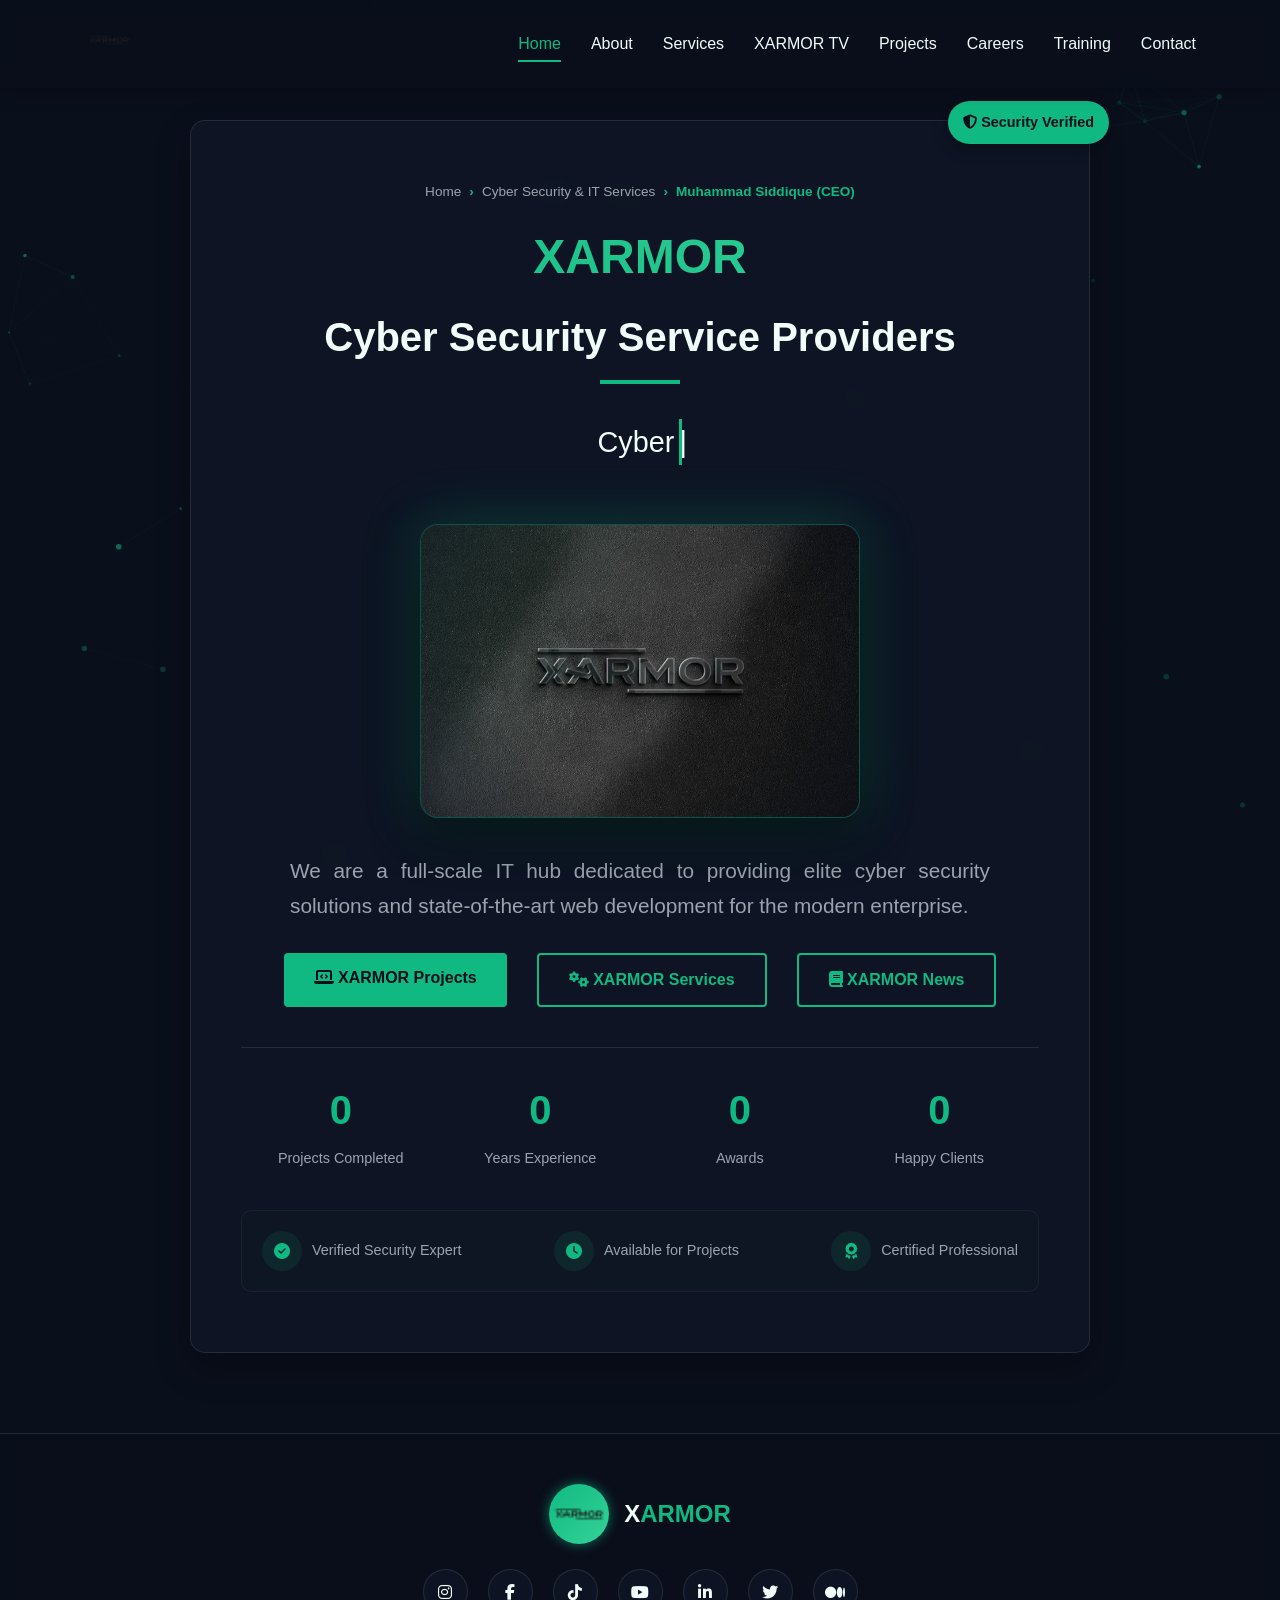
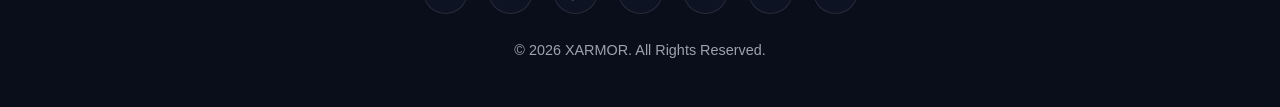
<file: index.html>
<!DOCTYPE html>
<html lang="en">
<head>
    <meta charset="UTF-8">
    <meta name="viewport" content="width=device-width, initial-scale=1.0">

    <!-- ============================ PRIMARY SEO ============================ -->
    <title>XARMOR — Cyber Security Company & IT Experts | Muhammad Siddique</title>
    <meta name="description" content="XARMOR is a Lahore-based cyber security company and full-scale IT hub led by Muhammad Siddique (UET & UMT) — penetration testing, ethical hacking, vulnerability assessment, IoT security, machine learning & web development.">
    <meta name="keywords" content="XARMOR, XARMOR Cyber Security, Siddique, Siddiqui, Muhammad Siddique, Professor Siddiqui, Siddique UET, Siddique UMT, IT Expert, IT Hub, Cyber Security, Cybersecurity Company, Penetration Testing, Vulnerability Assessment, Ethical Hacking, IoT Security, Machine Learning, Network Security, Web Development, Python, Django, UET, UMT, University of Engineering and Technology, University of Management and Technology, Cyber Security Lahore, Cyber Security Pakistan, Security Researcher">
    <meta name="author" content="Muhammad Siddique (XARMOR)">
    <meta name="robots" content="index, follow, max-image-preview:large, max-snippet:-1, max-video-preview:-1">
    <meta name="theme-color" content="#10b981">
    <link rel="canonical" href="https://www.xarmor.org/">
    <!-- Add your Google Search Console verification token here when you have it:
         <meta name="google-site-verification" content="YOUR_TOKEN"> -->

    <!-- ============================ OPEN GRAPH (Facebook/LinkedIn/WhatsApp) ============================ -->
    <meta property="og:type" content="website">
    <meta property="og:site_name" content="XARMOR">
    <meta property="og:title" content="XARMOR — Cyber Security Company & IT Experts | Muhammad Siddique">
    <meta property="og:description" content="Lahore-based cyber security company & IT hub led by Muhammad Siddique (UET & UMT) — penetration testing, ethical hacking, IoT & web security.">
    <meta property="og:url" content="https://www.xarmor.org/">
    <meta property="og:image" content="https://www.xarmor.org/asserts/logo.jpg">
    <meta property="og:image:width" content="1000">
    <meta property="og:image:height" content="667">
    <meta property="og:image:alt" content="XARMOR — Cyber Security Company &amp; IT Experts">
    <meta property="og:locale" content="en_US">

    <!-- ============================ TWITTER / X CARD ============================ -->
    <meta name="twitter:card" content="summary_large_image">
    <meta name="twitter:title" content="XARMOR — Cyber Security Company & IT Experts | Muhammad Siddique">
    <meta name="twitter:description" content="Lahore-based cyber security company & IT hub led by Muhammad Siddique (UET & UMT) — penetration testing, ethical hacking, IoT & web security.">
    <meta name="twitter:image" content="https://www.xarmor.org/asserts/logo.jpg">

    <!-- ============================ PERFORMANCE / RESOURCE HINTS ============================ -->
    <link rel="preconnect" href="https://cdnjs.cloudflare.com" crossorigin>
    <link rel="preconnect" href="https://images.unsplash.com" crossorigin>
    <link rel="preconnect" href="https://img.youtube.com" crossorigin>
    <link rel="preconnect" href="https://www.youtube.com">

    <!-- ============================ ICONS / MANIFEST ============================ -->
    <link rel="shortcut icon" href="favicon/favicon-32x32.png" type="image/png">
    <link rel="icon" type="image/png" sizes="32x32" href="favicon/favicon-32x32.png">
    <link rel="icon" type="image/png" sizes="16x16" href="favicon/favicon-16x16.png">
    <link rel="apple-touch-icon" sizes="180x180" href="favicon/apple-touch-icon.png">
    <link rel="manifest" href="favicon/site.webmanifest">

    <!-- ============================ STYLES ============================ -->
    <link rel="preload" as="style" href="https://cdnjs.cloudflare.com/ajax/libs/font-awesome/6.4.0/css/all.min.css" onload="this.onload=null;this.rel='stylesheet'">
    <noscript><link rel="stylesheet" href="https://cdnjs.cloudflare.com/ajax/libs/font-awesome/6.4.0/css/all.min.css"></noscript>
    <link rel="stylesheet" href="style.css">
<script type="application/ld+json">
    {
      "@context": "https://schema.org",
      "@graph": [
        {
          "@type": ["Organization", "ProfessionalService"],
          "@id": "https://www.xarmor.org/#organization",
          "name": "XARMOR",
          "alternateName": "XARMOR Cyber Security",
          "url": "https://www.xarmor.org/",
          "logo": "https://www.xarmor.org/favicon/android-chrome-512x512.png",
          "image": "https://www.xarmor.org/asserts/logo.jpg",
          "description": "XARMOR is a full-scale IT hub and cyber security company providing penetration testing, vulnerability assessment, ethical hacking, IoT security, machine learning and web development.",
          "email": "info@xarmor.org",
          "telephone": "+92-301-336-9414",
          "priceRange": "$$",
          "areaServed": "Worldwide",
          "knowsAbout": ["Cyber Security", "Penetration Testing", "Vulnerability Assessment", "Ethical Hacking", "IoT Security", "Machine Learning", "Network Security", "Web Development", "Python Programming", "Django", "Information Technology", "Linux"],
          "address": {
            "@type": "PostalAddress",
            "addressLocality": "Lahore",
            "addressRegion": "Punjab",
            "addressCountry": "PK"
          },
          "founder": { "@id": "https://www.xarmor.org/#person" },
          "sameAs": [
            "https://www.instagram.com/xarmororg/",
            "https://www.facebook.com/profile.php?id=61591018547127",
            "https://www.youtube.com/@xarmororg",
            "https://www.linkedin.com/in/siddique24"
          ]
        },
        {
          "@type": "Person",
          "@id": "https://www.xarmor.org/#person",
          "name": "Muhammad Siddique",
          "alternateName": ["Siddique", "Siddiqui", "Muhammad Siddiqui", "Professor Siddiqui", "Siddique UET"],
          "jobTitle": "CEO & Cyber Security Expert",
          "description": "Muhammad Siddique is the CEO of XARMOR, an IT expert and cyber security researcher specialising in penetration testing, IoT security and machine learning. UET and UMT alumnus based in Lahore, Pakistan.",
          "url": "https://www.xarmor.org/",
          "image": "https://www.xarmor.org/asserts/siddique.jpg",
          "worksFor": { "@id": "https://www.xarmor.org/#organization" },
          "alumniOf": [
            { "@type": "CollegeOrUniversity", "name": "University of Engineering and Technology (UET), Lahore" },
            { "@type": "CollegeOrUniversity", "name": "University of Management and Technology (UMT), Lahore" }
          ],
          "knowsAbout": ["Cyber Security", "Penetration Testing", "Ethical Hacking", "IoT Security", "Machine Learning", "Network Security", "Python", "Django", "Web Development", "Information Technology"],
          "sameAs": [
            "https://www.linkedin.com/in/siddique24",
            "https://www.youtube.com/@xarmororg",
            "https://www.instagram.com/xarmororg/",
            "https://www.facebook.com/profile.php?id=61591018547127"
          ]
        },
        {
          "@type": "WebSite",
          "@id": "https://www.xarmor.org/#website",
          "url": "https://www.xarmor.org/",
          "name": "XARMOR — Cyber Security Company & IT Experts",
          "description": "Cyber security company and IT hub led by Muhammad Siddique (UET & UMT).",
          "inLanguage": "en",
          "publisher": { "@id": "https://www.xarmor.org/#organization" }
        },
        {
          "@type": "BreadcrumbList",
          "@id": "https://www.xarmor.org/#breadcrumb",
          "itemListElement": [
            { "@type": "ListItem", "position": 1, "name": "Home", "item": "https://www.xarmor.org/#home" },
            { "@type": "ListItem", "position": 2, "name": "Cyber Security & IT Services", "item": "https://www.xarmor.org/#services" },
            { "@type": "ListItem", "position": 3, "name": "Muhammad Siddique (CEO)", "item": "https://www.xarmor.org/#about" }
          ]
        }
      ]
    }
    </script>
    <meta name="google-site-verification" content="p1BuDfGAyPz96uqkdjSpAYS3mst_VzRIL9ma_IqMaSY" />
</head>
<body>
    <canvas id="network-canvas"></canvas>

    <div class="scroll-top" id="scrollTop">
        <i class="fas fa-chevron-up"></i>
    </div>

    <header>
        <div class="container header-container">
            <div class="logo-container"><a href="index.html"><img src="favicon/favicon-32x32.png" alt="XARMOR Cyber Security logo" class="logo-img" width="50" height="50"></a>
            </div>
            <nav>
                <div class="menu-toggle" id="menuToggle">
                    <i class="fas fa-bars"></i>
                </div>
                <ul id="navMenu">
                    <li><a href="index.html" class="active">Home</a></li>
                    <li><a href="about.html">About</a></li>
                    <li><a href="services.html">Services</a></li>
                    <li><a href="xarmor-tv.html">XARMOR TV</a></li>
                    <li><a href="projects.html">Projects</a></li>
                    <li><a href="careers.html">Careers</a></li>
                    <li><a href="training.html">Training</a></li>
                    <li><a href="contact.html">Contact</a></li>
                </ul>
            </nav>
        </div>
    </header>

<section class="hero" id="home">
        <div class="container">
            <div class="hero-content">
                <nav class="breadcrumb" aria-label="Breadcrumb">
                    <ol>
                        <li><a href="index.html">Home</a></li>
                        <li><a href="services.html">Cyber Security &amp; IT Services</a></li>
                        <li aria-current="page">Muhammad Siddique (CEO)</li>
                    </ol>
                </nav>

                <div class="security-badge">
                    <i class="fas fa-shield-alt"></i> Security Verified
                </div>
                
                <h1>X<span class="highlight">ARMOR</span></h1>
                
                <!-- Name above typing text -->
                <div class="name-above-typing">
                    <h2 class="profession-title">Cyber Security Service Providers</h2>
                </div>
                
                <div class="typing-text" id="typingText"></div>
                
                <!-- Logo before description -->
                <div class="hero-logo">
                    <div class="hero-logo-img">
                        <picture>
                            <source srcset="asserts/logo.webp" type="image/webp">
                            <img src="asserts/logo.jpg" alt="XARMOR — Cyber Security Company &amp; IT Experts logo" width="1000" height="667" fetchpriority="high" decoding="async">
                        </picture>
                    </div>
                </div>

                <p style="text-align: justify;" class="hero-description">We are a full-scale IT hub dedicated to providing elite cyber security solutions and state-of-the-art web development for the modern enterprise.</p>
                
                <div class="hero-buttons">
                    <a href="projects.html" class="btn">
                        <i class="fas fa-laptop-code"></i> XARMOR Projects
                    </a>
                    <a href="services.html" class="btn btn-secondary">
                        <i class="fas fa-cogs"></i> XARMOR Services
                    </a>
                    <a href="contact.html" class="btn btn-secondary">
                        <i class="fas fa-book"></i> XARMOR News
                    </a>
                </div>
                
                <div class="hero-stats">
                    <div class="stat-item">
                        <div class="stat-number" id="projectsCount">0</div>
                        <div class="stat-label">Projects Completed</div>
                    </div>
                    <div class="stat-item">
                        <div class="stat-number" id="experienceYears">0</div>
                        <div class="stat-label">Years Experience</div>
                    </div>
                    <div class="stat-item">
                        <div class="stat-number" id="certificationsCount">0</div>
                        <div class="stat-label">Awards</div>
                    </div>
                    <div class="stat-item">
                        <div class="stat-number" id="clientsCount">0</div>
                        <div class="stat-label">Happy Clients</div>
                    </div>
                </div>
                
                <div class="trust-indicators">
                    <div class="trust-item">
                        <div class="trust-icon">
                            <i class="fas fa-check-circle"></i>
                        </div>
                        <div class="trust-text">Verified Security Expert</div>
                    </div>
                    <div class="trust-item">
                        <div class="trust-icon">
                            <i class="fas fa-clock"></i>
                        </div>
                        <div class="trust-text">Available for Projects</div>
                    </div>
                    <div class="trust-item">
                        <div class="trust-icon">
                            <i class="fas fa-award"></i>
                        </div>
                        <div class="trust-text">Certified Professional</div>
                    </div>
                </div>
            </div>
        </div>
    </section>

    <footer>
        <div class="container">
            <div class="footer-logo">
                <div class="footer-logo-img"><img src="favicon/favicon-32x32.png" alt="XARMOR Cyber Security logo" width="60" height="60" loading="lazy"></div>
                <div class="footer-logo-text">X<span>ARMOR</span></div>
            </div>

            <div class="social-links">
                <a href="https://www.instagram.com/xarmororg/" class="social-link" target="_blank"><i class="fab fa-instagram"></i></a>
                <a href="https://www.facebook.com/profile.php?id=61591018547127" class="social-link" target="_blank"><i class="fab fa-facebook-f"></i></a>
                <a href="#" class="social-link" target="_blank"><i class="fab fa-tiktok"></i></a>
                <a href="https://www.youtube.com/@xarmororg" class="social-link" target="_blank"><i class="fab fa-youtube"></i></a>
                <a href="https://www.linkedin.com/in/siddique24" class="social-link" target="_blank"><i class="fab fa-linkedin-in"></i></a>
                <a href="#" class="social-link" target="_blank"><i class="fab fa-twitter"></i></a>
                <a href="#" class="social-link" target="_blank"><i class="fab fa-medium-m"></i></a>
            </div>
            <p class="copyright">© 2026 XARMOR. All Rights Reserved.</p>
        </div>
    </footer>

    <script src="script.js"></script>
</body>

</html>
</file>
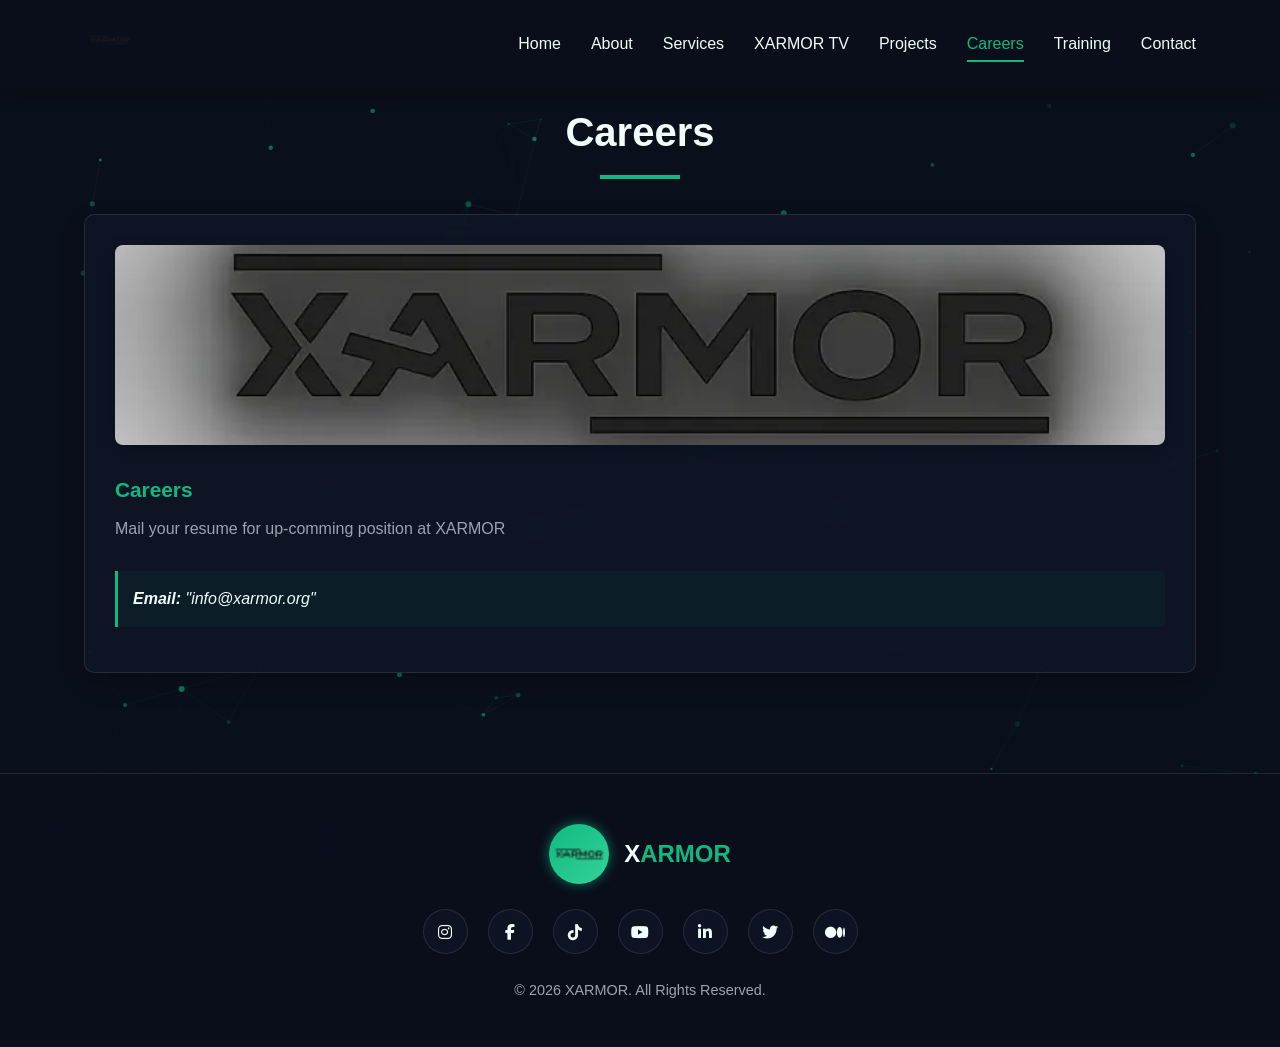
<file: careers.html>
<!DOCTYPE html>
<html lang="en">
<head>
    <meta charset="UTF-8">
    <meta name="viewport" content="width=device-width, initial-scale=1.0">

    <!-- ============================ PRIMARY SEO ============================ -->
    <title>Careers — Join Our Cyber Security Team | XARMOR</title>
    <meta name="description" content="Explore career opportunities at XARMOR. Mail your resume for upcoming positions in cyber security and IT.">
    <meta name="keywords" content="XARMOR, XARMOR Cyber Security, Siddique, Siddiqui, Muhammad Siddique, Professor Siddiqui, Siddique UET, Siddique UMT, IT Expert, IT Hub, Cyber Security, Cybersecurity Company, Penetration Testing, Vulnerability Assessment, Ethical Hacking, IoT Security, Machine Learning, Network Security, Web Development, Python, Django, UET, UMT, University of Engineering and Technology, University of Management and Technology, Cyber Security Lahore, Cyber Security Pakistan, Security Researcher">
    <meta name="author" content="Muhammad Siddique (XARMOR)">
    <meta name="robots" content="index, follow, max-image-preview:large, max-snippet:-1, max-video-preview:-1">
    <meta name="theme-color" content="#10b981">
    <link rel="canonical" href="https://www.xarmor.org/careers.html">
    <!-- Add your Google Search Console verification token here when you have it:
         <meta name="google-site-verification" content="YOUR_TOKEN"> -->

    <!-- ============================ OPEN GRAPH (Facebook/LinkedIn/WhatsApp) ============================ -->
    <meta property="og:type" content="website">
    <meta property="og:site_name" content="XARMOR">
    <meta property="og:title" content="Careers — Join Our Cyber Security Team | XARMOR">
    <meta property="og:description" content="Join the XARMOR cyber security team — mail your resume for upcoming positions.">
    <meta property="og:url" content="https://www.xarmor.org/careers.html">
    <meta property="og:image" content="https://www.xarmor.org/asserts/logo.jpg">
    <meta property="og:image:width" content="1000">
    <meta property="og:image:height" content="667">
    <meta property="og:image:alt" content="XARMOR — Cyber Security Company &amp; IT Experts">
    <meta property="og:locale" content="en_US">

    <!-- ============================ TWITTER / X CARD ============================ -->
    <meta name="twitter:card" content="summary_large_image">
    <meta name="twitter:title" content="Careers — Join Our Cyber Security Team | XARMOR">
    <meta name="twitter:description" content="Join the XARMOR cyber security team — mail your resume for upcoming positions.">
    <meta name="twitter:image" content="https://www.xarmor.org/asserts/logo.jpg">

    <!-- ============================ PERFORMANCE / RESOURCE HINTS ============================ -->
    <link rel="preconnect" href="https://cdnjs.cloudflare.com" crossorigin>
    <link rel="preconnect" href="https://images.unsplash.com" crossorigin>
    <link rel="preconnect" href="https://img.youtube.com" crossorigin>
    <link rel="preconnect" href="https://www.youtube.com">

    <!-- ============================ ICONS / MANIFEST ============================ -->
    <link rel="shortcut icon" href="favicon/favicon-32x32.png" type="image/png">
    <link rel="icon" type="image/png" sizes="32x32" href="favicon/favicon-32x32.png">
    <link rel="icon" type="image/png" sizes="16x16" href="favicon/favicon-16x16.png">
    <link rel="apple-touch-icon" sizes="180x180" href="favicon/apple-touch-icon.png">
    <link rel="manifest" href="favicon/site.webmanifest">

    <!-- ============================ STYLES ============================ -->
    <link rel="preload" as="style" href="https://cdnjs.cloudflare.com/ajax/libs/font-awesome/6.4.0/css/all.min.css" onload="this.onload=null;this.rel='stylesheet'">
    <noscript><link rel="stylesheet" href="https://cdnjs.cloudflare.com/ajax/libs/font-awesome/6.4.0/css/all.min.css"></noscript>
    <link rel="stylesheet" href="style.css">

</head>
<body>
    <canvas id="network-canvas"></canvas>

    <div class="scroll-top" id="scrollTop">
        <i class="fas fa-chevron-up"></i>
    </div>

    <header>
        <div class="container header-container">
            <div class="logo-container"><a href="index.html"><img src="favicon/favicon-32x32.png" alt="XARMOR Cyber Security logo" class="logo-img" width="50" height="50"></a>
            </div>
            <nav>
                <div class="menu-toggle" id="menuToggle">
                    <i class="fas fa-bars"></i>
                </div>
                <ul id="navMenu">
                    <li><a href="index.html">Home</a></li>
                    <li><a href="about.html">About</a></li>
                    <li><a href="services.html">Services</a></li>
                    <li><a href="xarmor-tv.html">XARMOR TV</a></li>
                    <li><a href="projects.html">Projects</a></li>
                    <li><a href="careers.html" class="active">Careers</a></li>
                    <li><a href="training.html">Training</a></li>
                    <li><a href="contact.html">Contact</a></li>
                </ul>
            </nav>
        </div>
    </header>

<section id="education">
        <div class="container">
            <h2>Careers</h2>
            <div class="education-grid">
                <div class="education-card">
                    <picture>
                        <source srcset="asserts/logoo.webp" type="image/webp">
                        <img src="asserts/logoo.jpg" alt="XARMOR Careers — join our cyber security team" class="section-img" loading="lazy" decoding="async" width="760" height="760">
                    </picture>
                    <h3 class="education-degree">Careers</h3>
                    <p>Mail your resume for up-comming position at XARMOR</p>
                    <div class="education-thesis">
                        <strong>Email:</strong> "info@xarmor.org"
                    </div>
                </div>
            </div>
        </div>
    </section>

    <footer>
        <div class="container">
            <div class="footer-logo">
                <div class="footer-logo-img"><img src="favicon/favicon-32x32.png" alt="XARMOR Cyber Security logo" width="60" height="60" loading="lazy"></div>
                <div class="footer-logo-text">X<span>ARMOR</span></div>
            </div>

            <div class="social-links">
                <a href="https://www.instagram.com/xarmororg/" class="social-link" target="_blank"><i class="fab fa-instagram"></i></a>
                <a href="https://www.facebook.com/profile.php?id=61591018547127" class="social-link" target="_blank"><i class="fab fa-facebook-f"></i></a>
                <a href="#" class="social-link" target="_blank"><i class="fab fa-tiktok"></i></a>
                <a href="https://www.youtube.com/@xarmororg" class="social-link" target="_blank"><i class="fab fa-youtube"></i></a>
                <a href="https://www.linkedin.com/in/siddique24" class="social-link" target="_blank"><i class="fab fa-linkedin-in"></i></a>
                <a href="#" class="social-link" target="_blank"><i class="fab fa-twitter"></i></a>
                <a href="#" class="social-link" target="_blank"><i class="fab fa-medium-m"></i></a>
            </div>
            <p class="copyright">© 2026 XARMOR. All Rights Reserved.</p>
        </div>
    </footer>

    <script src="script.js"></script>
</body>

</html>
</file>
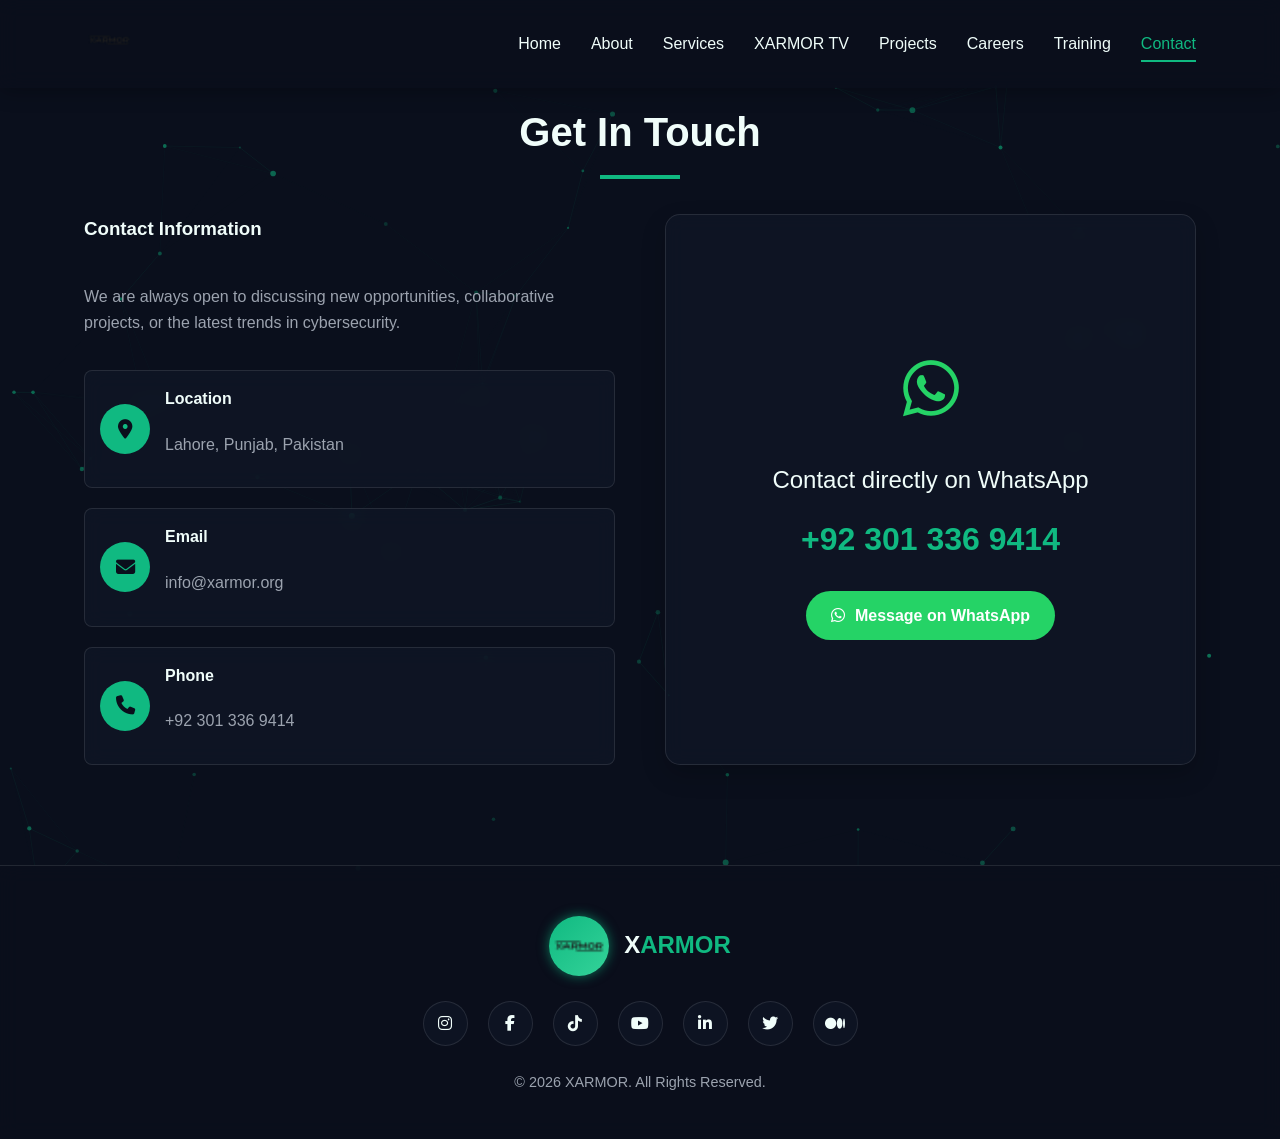
<file: contact.html>
<!DOCTYPE html>
<html lang="en">
<head>
    <meta charset="UTF-8">
    <meta name="viewport" content="width=device-width, initial-scale=1.0">

    <!-- ============================ PRIMARY SEO ============================ -->
    <title>Contact Us — Get In Touch | XARMOR</title>
    <meta name="description" content="Get in touch with XARMOR. Located in Lahore, Punjab, Pakistan. Reach us by email, phone, or WhatsApp for cyber security and IT services.">
    <meta name="keywords" content="XARMOR, XARMOR Cyber Security, Siddique, Siddiqui, Muhammad Siddique, Professor Siddiqui, Siddique UET, Siddique UMT, IT Expert, IT Hub, Cyber Security, Cybersecurity Company, Penetration Testing, Vulnerability Assessment, Ethical Hacking, IoT Security, Machine Learning, Network Security, Web Development, Python, Django, UET, UMT, University of Engineering and Technology, University of Management and Technology, Cyber Security Lahore, Cyber Security Pakistan, Security Researcher">
    <meta name="author" content="Muhammad Siddique (XARMOR)">
    <meta name="robots" content="index, follow, max-image-preview:large, max-snippet:-1, max-video-preview:-1">
    <meta name="theme-color" content="#10b981">
    <link rel="canonical" href="https://www.xarmor.org/contact.html">
    <!-- Add your Google Search Console verification token here when you have it:
         <meta name="google-site-verification" content="YOUR_TOKEN"> -->

    <!-- ============================ OPEN GRAPH (Facebook/LinkedIn/WhatsApp) ============================ -->
    <meta property="og:type" content="website">
    <meta property="og:site_name" content="XARMOR">
    <meta property="og:title" content="Contact Us — Get In Touch | XARMOR">
    <meta property="og:description" content="Get in touch with XARMOR in Lahore, Pakistan — email, phone, or WhatsApp.">
    <meta property="og:url" content="https://www.xarmor.org/contact.html">
    <meta property="og:image" content="https://www.xarmor.org/asserts/logo.jpg">
    <meta property="og:image:width" content="1000">
    <meta property="og:image:height" content="667">
    <meta property="og:image:alt" content="XARMOR — Cyber Security Company &amp; IT Experts">
    <meta property="og:locale" content="en_US">

    <!-- ============================ TWITTER / X CARD ============================ -->
    <meta name="twitter:card" content="summary_large_image">
    <meta name="twitter:title" content="Contact Us — Get In Touch | XARMOR">
    <meta name="twitter:description" content="Get in touch with XARMOR in Lahore, Pakistan — email, phone, or WhatsApp.">
    <meta name="twitter:image" content="https://www.xarmor.org/asserts/logo.jpg">

    <!-- ============================ PERFORMANCE / RESOURCE HINTS ============================ -->
    <link rel="preconnect" href="https://cdnjs.cloudflare.com" crossorigin>
    <link rel="preconnect" href="https://images.unsplash.com" crossorigin>
    <link rel="preconnect" href="https://img.youtube.com" crossorigin>
    <link rel="preconnect" href="https://www.youtube.com">

    <!-- ============================ ICONS / MANIFEST ============================ -->
    <link rel="shortcut icon" href="favicon/favicon-32x32.png" type="image/png">
    <link rel="icon" type="image/png" sizes="32x32" href="favicon/favicon-32x32.png">
    <link rel="icon" type="image/png" sizes="16x16" href="favicon/favicon-16x16.png">
    <link rel="apple-touch-icon" sizes="180x180" href="favicon/apple-touch-icon.png">
    <link rel="manifest" href="favicon/site.webmanifest">

    <!-- ============================ STYLES ============================ -->
    <link rel="preload" as="style" href="https://cdnjs.cloudflare.com/ajax/libs/font-awesome/6.4.0/css/all.min.css" onload="this.onload=null;this.rel='stylesheet'">
    <noscript><link rel="stylesheet" href="https://cdnjs.cloudflare.com/ajax/libs/font-awesome/6.4.0/css/all.min.css"></noscript>
    <link rel="stylesheet" href="style.css">

</head>
<body>
    <canvas id="network-canvas"></canvas>

    <div class="scroll-top" id="scrollTop">
        <i class="fas fa-chevron-up"></i>
    </div>

    <header>
        <div class="container header-container">
            <div class="logo-container"><a href="index.html"><img src="favicon/favicon-32x32.png" alt="XARMOR Cyber Security logo" class="logo-img" width="50" height="50"></a>
            </div>
            <nav>
                <div class="menu-toggle" id="menuToggle">
                    <i class="fas fa-bars"></i>
                </div>
                <ul id="navMenu">
                    <li><a href="index.html">Home</a></li>
                    <li><a href="about.html">About</a></li>
                    <li><a href="services.html">Services</a></li>
                    <li><a href="xarmor-tv.html">XARMOR TV</a></li>
                    <li><a href="projects.html">Projects</a></li>
                    <li><a href="careers.html">Careers</a></li>
                    <li><a href="training.html">Training</a></li>
                    <li><a href="contact.html" class="active">Contact</a></li>
                </ul>
            </nav>
        </div>
    </header>

<section id="contact">
        <div class="container">
            <h2>Get In Touch</h2>
            <div class="contact-container">
                <div class="contact-info">
                    <h3>Contact Information</h3>
                    <p>We are always open to discussing new opportunities, collaborative projects, or the latest trends in cybersecurity.</p>
                    
                    <div class="contact-item">
                        <div class="contact-icon">
                            <i class="fas fa-map-marker-alt"></i>
                        </div>
                        <div>
                            <h4>Location</h4>
                            <p>Lahore, Punjab, Pakistan</p>
                        </div>
                    </div>
                    
                    <div class="contact-item">
                        <div class="contact-icon">
                            <i class="fas fa-envelope"></i>
                        </div>
                        <div>
                            <h4>Email</h4>
                            <p>info@xarmor.org</p>
                        </div>
                    </div>
                    
                    <div class="contact-item">
                        <div class="contact-icon">
                            <i class="fas fa-phone"></i>
                        </div>
                        <div>
                            <h4>Phone</h4>
                            <p>+92 301 336 9414</p>
                        </div>
                    </div>
                </div>
                
                <!-- WhatsApp Contact Section -->
                <div class="whatsapp-contact">
                    <div class="whatsapp-icon">
                        <i class="fab fa-whatsapp"></i>
                    </div>
                    <div class="whatsapp-text">Contact directly on WhatsApp</div>
                    <a href="https://wa.me/923013369414" class="whatsapp-number" target="_blank">+92 301 336 9414</a>
                    <a href="https://wa.me/923013369414" class="whatsapp-btn" target="_blank">
                        <i class="fab fa-whatsapp"></i> Message on WhatsApp
                    </a>
                </div>
            </div>
        </div>
    </section>

    <footer>
        <div class="container">
            <div class="footer-logo">
                <div class="footer-logo-img"><img src="favicon/favicon-32x32.png" alt="XARMOR Cyber Security logo" width="60" height="60" loading="lazy"></div>
                <div class="footer-logo-text">X<span>ARMOR</span></div>
            </div>

            <div class="social-links">
                <a href="https://www.instagram.com/xarmororg/" class="social-link" target="_blank"><i class="fab fa-instagram"></i></a>
                <a href="https://www.facebook.com/profile.php?id=61591018547127" class="social-link" target="_blank"><i class="fab fa-facebook-f"></i></a>
                <a href="#" class="social-link" target="_blank"><i class="fab fa-tiktok"></i></a>
                <a href="https://www.youtube.com/@xarmororg" class="social-link" target="_blank"><i class="fab fa-youtube"></i></a>
                <a href="https://www.linkedin.com/in/siddique24" class="social-link" target="_blank"><i class="fab fa-linkedin-in"></i></a>
                <a href="#" class="social-link" target="_blank"><i class="fab fa-twitter"></i></a>
                <a href="#" class="social-link" target="_blank"><i class="fab fa-medium-m"></i></a>
            </div>
            <p class="copyright">© 2026 XARMOR. All Rights Reserved.</p>
        </div>
    </footer>

    <script src="script.js"></script>
</body>

</html>
</file>
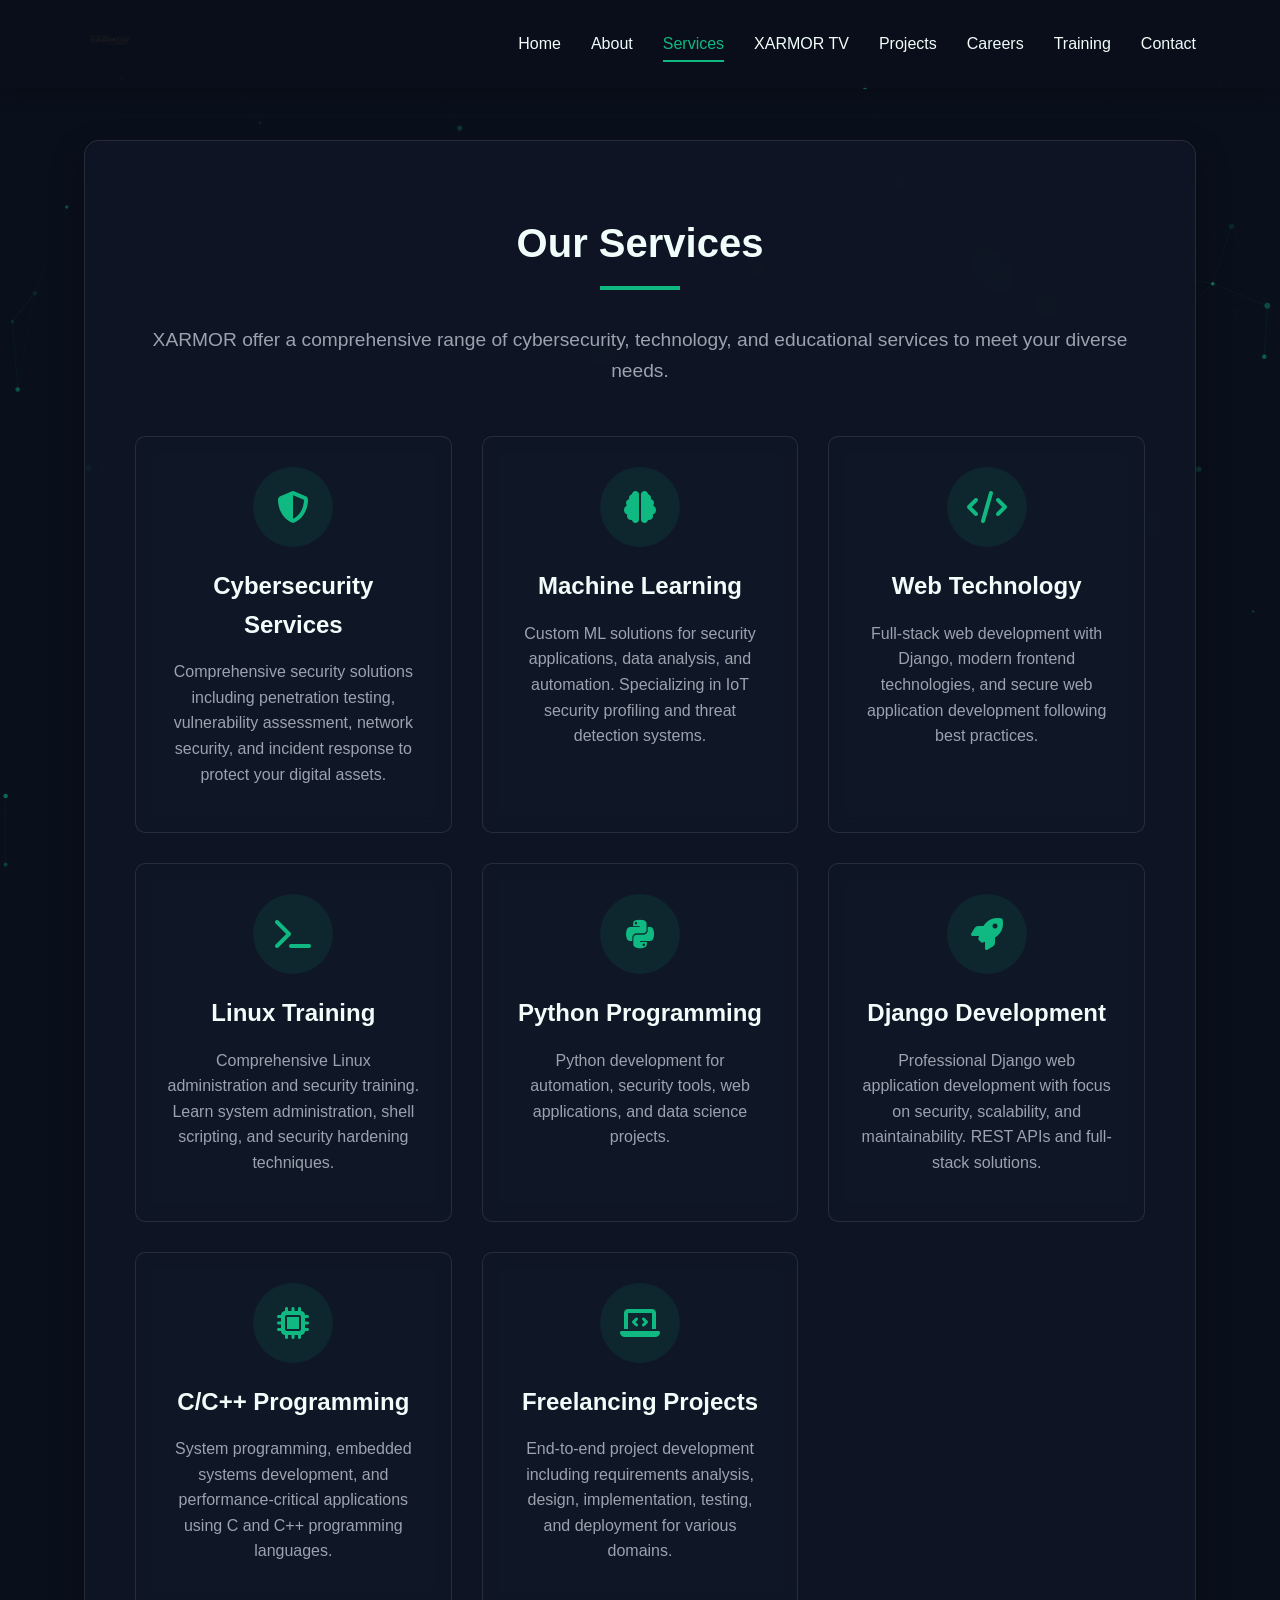
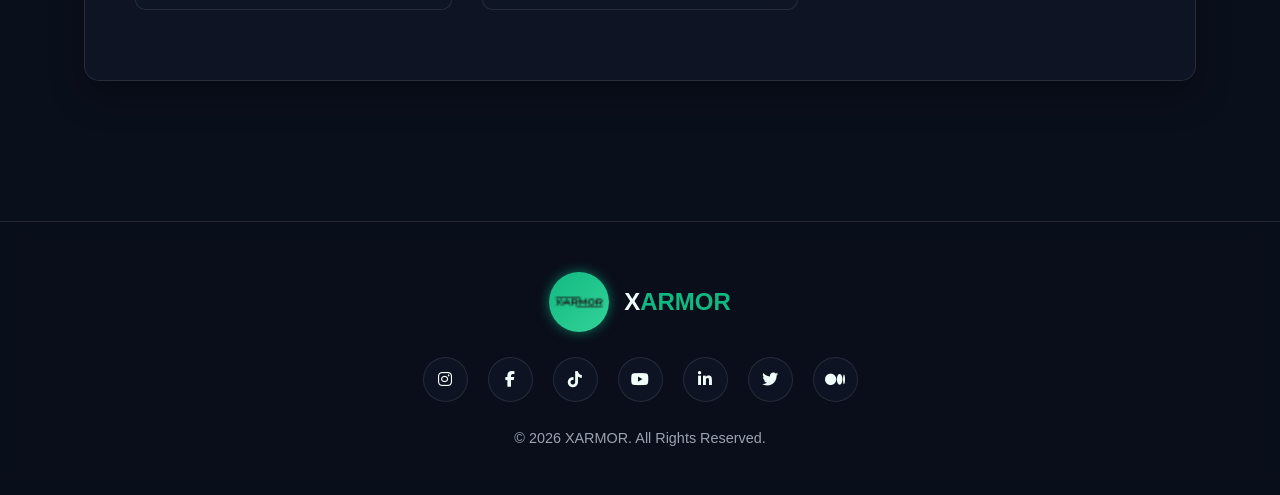
<file: services.html>
<!DOCTYPE html>
<html lang="en">
<head>
    <meta charset="UTF-8">
    <meta name="viewport" content="width=device-width, initial-scale=1.0">

    <!-- ============================ PRIMARY SEO ============================ -->
    <title>Our Services — Cyber Security, ML & Web Development | XARMOR</title>
    <meta name="description" content="Explore XARMOR's services: cybersecurity, penetration testing, machine learning, web technology, Linux training and Python programming.">
    <meta name="keywords" content="XARMOR, XARMOR Cyber Security, Siddique, Siddiqui, Muhammad Siddique, Professor Siddiqui, Siddique UET, Siddique UMT, IT Expert, IT Hub, Cyber Security, Cybersecurity Company, Penetration Testing, Vulnerability Assessment, Ethical Hacking, IoT Security, Machine Learning, Network Security, Web Development, Python, Django, UET, UMT, University of Engineering and Technology, University of Management and Technology, Cyber Security Lahore, Cyber Security Pakistan, Security Researcher">
    <meta name="author" content="Muhammad Siddique (XARMOR)">
    <meta name="robots" content="index, follow, max-image-preview:large, max-snippet:-1, max-video-preview:-1">
    <meta name="theme-color" content="#10b981">
    <link rel="canonical" href="https://www.xarmor.org/services.html">
    <!-- Add your Google Search Console verification token here when you have it:
         <meta name="google-site-verification" content="YOUR_TOKEN"> -->

    <!-- ============================ OPEN GRAPH (Facebook/LinkedIn/WhatsApp) ============================ -->
    <meta property="og:type" content="website">
    <meta property="og:site_name" content="XARMOR">
    <meta property="og:title" content="Our Services — Cyber Security, ML & Web Development | XARMOR">
    <meta property="og:description" content="Cybersecurity, penetration testing, machine learning, web technology, Linux training and Python programming services from XARMOR.">
    <meta property="og:url" content="https://www.xarmor.org/services.html">
    <meta property="og:image" content="https://www.xarmor.org/asserts/logo.jpg">
    <meta property="og:image:width" content="1000">
    <meta property="og:image:height" content="667">
    <meta property="og:image:alt" content="XARMOR — Cyber Security Company &amp; IT Experts">
    <meta property="og:locale" content="en_US">

    <!-- ============================ TWITTER / X CARD ============================ -->
    <meta name="twitter:card" content="summary_large_image">
    <meta name="twitter:title" content="Our Services — Cyber Security, ML & Web Development | XARMOR">
    <meta name="twitter:description" content="Cybersecurity, penetration testing, machine learning, web technology, Linux training and Python programming services from XARMOR.">
    <meta name="twitter:image" content="https://www.xarmor.org/asserts/logo.jpg">

    <!-- ============================ PERFORMANCE / RESOURCE HINTS ============================ -->
    <link rel="preconnect" href="https://cdnjs.cloudflare.com" crossorigin>
    <link rel="preconnect" href="https://images.unsplash.com" crossorigin>
    <link rel="preconnect" href="https://img.youtube.com" crossorigin>
    <link rel="preconnect" href="https://www.youtube.com">

    <!-- ============================ ICONS / MANIFEST ============================ -->
    <link rel="shortcut icon" href="favicon/favicon-32x32.png" type="image/png">
    <link rel="icon" type="image/png" sizes="32x32" href="favicon/favicon-32x32.png">
    <link rel="icon" type="image/png" sizes="16x16" href="favicon/favicon-16x16.png">
    <link rel="apple-touch-icon" sizes="180x180" href="favicon/apple-touch-icon.png">
    <link rel="manifest" href="favicon/site.webmanifest">

    <!-- ============================ STYLES ============================ -->
    <link rel="preload" as="style" href="https://cdnjs.cloudflare.com/ajax/libs/font-awesome/6.4.0/css/all.min.css" onload="this.onload=null;this.rel='stylesheet'">
    <noscript><link rel="stylesheet" href="https://cdnjs.cloudflare.com/ajax/libs/font-awesome/6.4.0/css/all.min.css"></noscript>
    <link rel="stylesheet" href="style.css">

</head>
<body>
    <canvas id="network-canvas"></canvas>

    <div class="scroll-top" id="scrollTop">
        <i class="fas fa-chevron-up"></i>
    </div>

    <header>
        <div class="container header-container">
            <div class="logo-container"><a href="index.html"><img src="favicon/favicon-32x32.png" alt="XARMOR Cyber Security logo" class="logo-img" width="50" height="50"></a>
            </div>
            <nav>
                <div class="menu-toggle" id="menuToggle">
                    <i class="fas fa-bars"></i>
                </div>
                <ul id="navMenu">
                    <li><a href="index.html">Home</a></li>
                    <li><a href="about.html">About</a></li>
                    <li><a href="services.html" class="active">Services</a></li>
                    <li><a href="xarmor-tv.html">XARMOR TV</a></li>
                    <li><a href="projects.html">Projects</a></li>
                    <li><a href="careers.html">Careers</a></li>
                    <li><a href="training.html">Training</a></li>
                    <li><a href="contact.html">Contact</a></li>
                </ul>
            </nav>
        </div>
    </header>

<section id="services">
        <div class="container">
            <div class="services">
                <h2>Our Services</h2>
                <p style="text-align: center; margin-bottom: 50px; font-size: 1.2rem; color: var(--gray);">
                    XARMOR offer a comprehensive range of cybersecurity, technology, and educational services to meet your diverse needs.
                </p>
                
                <div class="services-grid">
                    <div class="service-card">
                        <div class="service-icon">
                            <i class="fas fa-shield-alt"></i>
                        </div>
                        <h3 class="service-title">Cybersecurity Services</h3>
                        <p class="service-description">
                            Comprehensive security solutions including penetration testing, vulnerability assessment, 
                            network security, and incident response to protect your digital assets.
                        </p>
                    </div>
                    
                    <div class="service-card">
                        <div class="service-icon">
                            <i class="fas fa-brain"></i>
                        </div>
                        <h3 class="service-title">Machine Learning</h3>
                        <p class="service-description">
                            Custom ML solutions for security applications, data analysis, and automation. 
                            Specializing in IoT security profiling and threat detection systems.
                        </p>
                    </div>
                    
                    <div class="service-card">
                        <div class="service-icon">
                            <i class="fas fa-code"></i>
                        </div>
                        <h3 class="service-title">Web Technology</h3>
                        <p class="service-description">
                            Full-stack web development with Django, modern frontend technologies, 
                            and secure web application development following best practices.
                        </p>
                    </div>
                    
                    <div class="service-card">
                        <div class="service-icon">
                            <i class="fas fa-terminal"></i>
                        </div>
                        <h3 class="service-title">Linux Training</h3>
                        <p class="service-description">
                            Comprehensive Linux administration and security training. Learn system administration, 
                            shell scripting, and security hardening techniques.
                        </p>
                    </div>
                    
                    <div class="service-card">
                        <div class="service-icon">
                            <i class="fab fa-python"></i>
                        </div>
                        <h3 class="service-title">Python Programming</h3>
                        <p class="service-description">
                            Python development for automation, security tools, web applications, 
                            and data science projects.
                        </p>
                    </div>
                    
                    <div class="service-card">
                        <div class="service-icon">
                            <i class="fas fa-rocket"></i>
                        </div>
                        <h3 class="service-title">Django Development</h3>
                        <p class="service-description">
                            Professional Django web application development with focus on security, 
                            scalability, and maintainability. REST APIs and full-stack solutions.
                        </p>
                    </div>
                    
                    <div class="service-card">
                        <div class="service-icon">
                            <i class="fas fa-microchip"></i>
                        </div>
                        <h3 class="service-title">C/C++ Programming</h3>
                        <p class="service-description">
                            System programming, embedded systems development, and performance-critical 
                            applications using C and C++ programming languages.
                        </p>
                    </div>
                    
                    <div class="service-card">
                        <div class="service-icon">
                            <i class="fas fa-laptop-code"></i>
                        </div>
                        <h3 class="service-title">Freelancing Projects</h3>
                        <p class="service-description">
                            End-to-end project development including requirements analysis, design, 
                            implementation, testing, and deployment for various domains.
                        </p>
                    </div>
                
                </div>
            </div>
        </div>
    </section>

    <footer>
        <div class="container">
            <div class="footer-logo">
                <div class="footer-logo-img"><img src="favicon/favicon-32x32.png" alt="XARMOR Cyber Security logo" width="60" height="60" loading="lazy"></div>
                <div class="footer-logo-text">X<span>ARMOR</span></div>
            </div>

            <div class="social-links">
                <a href="https://www.instagram.com/xarmororg/" class="social-link" target="_blank"><i class="fab fa-instagram"></i></a>
                <a href="https://www.facebook.com/profile.php?id=61591018547127" class="social-link" target="_blank"><i class="fab fa-facebook-f"></i></a>
                <a href="#" class="social-link" target="_blank"><i class="fab fa-tiktok"></i></a>
                <a href="https://www.youtube.com/@xarmororg" class="social-link" target="_blank"><i class="fab fa-youtube"></i></a>
                <a href="https://www.linkedin.com/in/siddique24" class="social-link" target="_blank"><i class="fab fa-linkedin-in"></i></a>
                <a href="#" class="social-link" target="_blank"><i class="fab fa-twitter"></i></a>
                <a href="#" class="social-link" target="_blank"><i class="fab fa-medium-m"></i></a>
            </div>
            <p class="copyright">© 2026 XARMOR. All Rights Reserved.</p>
        </div>
    </footer>

    <script src="script.js"></script>
</body>

</html>
</file>
<file: style.css>
:root {
    --primary: #10b981;
    --primary-dark: #059669;
    --primary-light: #34d399;
    --secondary: #3b82f6;
    --accent: #f59e0b;
    --success: #10b981;
    --dark: #0a0f1c;
    --dark-light: #111827;
    --light: #f0fdfa;
    --gray: #9ca3af;
    --tech-green: #10b981;
    --info-teal: #06b6d4;
}

* {
    margin: 0;
    padding: 0;
    box-sizing: border-box;
    font-family: 'Segoe UI', Tahoma, Geneva, Verdana, sans-serif;
}

html {
    scroll-behavior: smooth;
}

body {
    background-color: var(--dark);
    color: var(--light);
    line-height: 1.6;
    overflow-x: hidden;
}

.container {
    width: 90%;
    max-width: 1200px;
    margin: 0 auto;
    padding: 0 20px;
}

section {
    padding: 100px 0;
    position: relative;
    z-index: 2;
}

h1, h2, h3, h4 {
    margin-bottom: 20px;
    color: var(--light);
}

h1 {
    font-size: 3.5rem;
    line-height: 1.2;
}

h2 {
    font-size: 2.5rem;
    text-align: center;
    margin-bottom: 50px;
    position: relative;
}

h2::after {
    content: '';
    position: absolute;
    bottom: -15px;
    left: 50%;
    transform: translateX(-50%);
    width: 80px;
    height: 4px;
    background: var(--primary);
}

p {
    margin-bottom: 15px;
    color: var(--gray);
}

.btn {
    display: inline-block;
    padding: 12px 30px;
    background: var(--primary);
    color: var(--dark);
    border: none;
    border-radius: 4px;
    font-weight: 600;
    text-decoration: none;
    cursor: pointer;
    transition: all 0.3s ease;
    position: relative;
    overflow: hidden;
}

.btn::before {
    content: '';
    position: absolute;
    top: 0;
    left: -100%;
    width: 100%;
    height: 100%;
    background: linear-gradient(90deg, transparent, rgba(255,255,255,0.2), transparent);
    transition: 0.5s;
}

.btn:hover::before {
    left: 100%;
}

.btn:hover {
    background: var(--primary-dark);
    transform: translateY(-3px);
    box-shadow: 0 10px 20px rgba(0, 0, 0, 0.2);
}

.btn-secondary {
    background: transparent;
    border: 2px solid var(--primary);
    color: var(--primary);
    margin-left: 15px;
}

.btn-secondary:hover {
    background: rgba(16, 185, 129, 0.1);
}

/* Animated Background */
#network-canvas {
    position: fixed;
    top: 0;
    left: 0;
    width: 100%;
    height: 100%;
    z-index: 1;
    background: var(--dark);
}

/* Header & Navigation */
header {
    background: rgba(10, 15, 28, 0.95);
    position: fixed;
    width: 100%;
    z-index: 1000;
    padding: 15px 0;
    box-shadow: 0 2px 20px rgba(0, 0, 0, 0.3);
    backdrop-filter: blur(10px);
    transition: all 0.3s ease;
}

.header-container {
    display: flex;
    justify-content: space-between;
    align-items: center;
}

/* Logo Container */
.logo-container {
    display: flex;
    align-items: center;
    justify-content: center;
}

/* Logo Image */
.logo-img {
    width: 50px;
    height: 50px;
    object-fit: contain;
    animation: glow 2s ease-in-out infinite;
    transition: transform 0.3s ease;
}

/* Hover Effect */
.logo-img:hover {
    transform: scale(1.08);
}

/* Glow Animation */
@keyframes glow {
    0% {
        filter: drop-shadow(0 0 5px rgba(16, 185, 129, 0.4));
    }
    50% {
        filter: drop-shadow(0 0 15px rgba(16, 185, 129, 0.9));
    }
    100% {
        filter: drop-shadow(0 0 5px rgba(16, 185, 129, 0.4));
    }
}

nav ul {
    display: flex;
    list-style: none;
}

nav ul li {
    margin-left: 30px;
    position: relative;
}

nav ul li a {
    color: var(--light);
    text-decoration: none;
    font-weight: 500;
    transition: color 0.3s ease;
    position: relative;
    padding: 5px 0;
}

nav ul li a:hover {
    color: var(--primary);
}

nav ul li a::after {
    content: '';
    position: absolute;
    bottom: -5px;
    left: 0;
    width: 0;
    height: 2px;
    background: var(--primary);
    transition: width 0.3s ease;
}

nav ul li a:hover::after {
    width: 100%;
}

nav ul li a.active {
    color: var(--primary);
}

nav ul li a.active::after {
    width: 100%;
}

.menu-toggle {
    display: none;
    font-size: 1.5rem;
    cursor: pointer;
    color: var(--light);
}

/* Enhanced Hero Section - Centered */
.hero {
    min-height: 100vh;
    display: flex;
    align-items: center;
    justify-content: center;
    text-align: center;
    position: relative;
    z-index: 2;
    padding: 120px 0 80px;
}

.hero-content {
    max-width: 900px;
    background: rgba(17, 24, 39, 0.7);
    padding: 60px 50px;
    border-radius: 15px;
    backdrop-filter: blur(10px);
    box-shadow: 0 15px 35px rgba(0, 0, 0, 0.3);
    border: 1px solid rgba(255, 255, 255, 0.1);
    animation: fadeInUp 1s ease;
    position: relative;
    margin: 0 auto;
    width: 100%;
}

@keyframes fadeInUp {
    from {
        opacity: 0;
        transform: translateY(30px);
    }
    to {
        opacity: 1;
        transform: translateY(0);
    }
}

.hero h1 {
    margin-bottom: 20px;
    background: linear-gradient(45deg, var(--primary), var(--primary-light));
    -webkit-background-clip: text;
    -webkit-text-fill-color: transparent;
    background-clip: text;
    font-size: 3rem;
    text-align: center;
}

/* Logo in Hero Section */
.hero-logo {
    display: flex;
    justify-content: center;
    align-items: center;
    margin: 35px 0;
    text-align: center;
}

/* Premium framed logo */
.hero-logo-img {
    position: relative;
    width: min(440px, 85%);
    aspect-ratio: 3 / 2;
    border-radius: 18px;
    overflow: hidden;
    background: var(--dark-light);
    border: 1px solid rgba(16, 185, 129, 0.35);
    box-shadow:
        inset 0 0 45px rgba(16, 185, 129, 0.12),
        0 18px 45px rgba(0, 0, 0, 0.55),
        0 0 55px rgba(16, 185, 129, 0.30);
    animation: heroLogoFloat 5s ease-in-out infinite;
    isolation: isolate;
}

.hero-logo-img img {
    width: 100%;
    height: 100%;
    object-fit: cover;
    display: block;
    transition: transform 0.6s ease;
}

.hero-logo-img:hover img {
    transform: scale(1.06);
}

/* Soft inner vignette + green tint to lift the dark wordmark */
.hero-logo-img::after {
    content: '';
    position: absolute;
    inset: 0;
    border-radius: 18px;
    background:
        radial-gradient(circle at 50% 45%, transparent 55%, rgba(10, 15, 28, 0.55) 100%),
        linear-gradient(120deg, rgba(16, 185, 129, 0.10), transparent 45%);
    pointer-events: none;
    z-index: 1;
}

/* Periodic shine sweep */
.hero-logo-img::before {
    content: '';
    position: absolute;
    top: 0;
    left: -130%;
    width: 55%;
    height: 100%;
    background: linear-gradient(120deg, transparent, rgba(255, 255, 255, 0.18), transparent);
    transform: skewX(-20deg);
    animation: heroShine 5s ease-in-out infinite;
    z-index: 2;
    pointer-events: none;
}

@keyframes heroShine {
    0%, 55% { left: -130%; }
    100% { left: 130%; }
}

@keyframes heroLogoFloat {
    0%, 100% {
        transform: translateY(0);
        box-shadow:
            inset 0 0 45px rgba(16, 185, 129, 0.12),
            0 18px 45px rgba(0, 0, 0, 0.55),
            0 0 45px rgba(16, 185, 129, 0.25);
    }
    50% {
        transform: translateY(-10px);
        box-shadow:
            inset 0 0 55px rgba(16, 185, 129, 0.18),
            0 28px 55px rgba(0, 0, 0, 0.6),
            0 0 70px rgba(16, 185, 129, 0.45);
    }
}

/* Enhanced hero description */
.hero-description {
    font-size: 1.3rem;
    margin-bottom: 30px;
    color: var(--gray);
    max-width: 700px;
    margin-left: auto;
    margin-right: auto;
    text-align: center;
    line-height: 1.7;
}

.highlight {
    color: var(--primary);
}

/* Breadcrumb navigation (SEO + UX) */
.breadcrumb {
    margin-bottom: 25px;
}

.breadcrumb ol {
    list-style: none;
    display: flex;
    flex-wrap: wrap;
    justify-content: center;
    align-items: center;
    gap: 8px;
    font-size: 0.85rem;
    margin: 0;
    padding: 0;
}

.breadcrumb li {
    display: flex;
    align-items: center;
    gap: 8px;
    color: var(--gray);
}

.breadcrumb li:not(:last-child)::after {
    content: '\203A'; /* › */
    color: var(--primary);
    font-weight: 700;
}

.breadcrumb a {
    color: var(--gray);
    text-decoration: none;
    transition: color 0.3s ease;
}

.breadcrumb a:hover {
    color: var(--primary);
}

.breadcrumb li[aria-current="page"] {
    color: var(--primary);
    font-weight: 600;
}

.typing-text {
    font-size: 1.8rem;
    margin-bottom: 30px;
    min-height: 70px;
    text-align: center;
}

.cursor {
    display: inline-block;
    width: 3px;
    background-color: var(--primary);
    margin-left: 5px;
    animation: blink 1s infinite;
}

@keyframes blink {
    0% { opacity: 1; }
    50% { opacity: 0; }
    100% { opacity: 1; }
}

.hero-buttons {
    display: flex;
    gap: 15px;
    margin-bottom: 30px;
    justify-content: center;
    flex-wrap: wrap;
}

/* Hero Stats */
.hero-stats {
    display: flex;
    justify-content: space-between;
    margin-top: 40px;
    padding-top: 30px;
    border-top: 1px solid rgba(255, 255, 255, 0.1);
}

.stat-item {
    text-align: center;
    flex: 1;
}

.stat-number {
    font-size: 2.5rem;
    font-weight: 700;
    color: var(--primary);
    margin-bottom: 5px;
}

.stat-label {
    font-size: 0.9rem;
    color: var(--gray);
}

/* Security Badge */
.security-badge {
    position: absolute;
    top: -20px;
    right: -20px;
    background: var(--primary);
    color: var(--dark);
    padding: 10px 15px;
    border-radius: 30px;
    font-weight: 600;
    font-size: 0.9rem;
    box-shadow: 0 5px 15px rgba(0, 0, 0, 0.3);
    animation: float 3s ease-in-out infinite;
}

@keyframes float {
    0% { transform: translateY(0px); }
    50% { transform: translateY(-10px); }
    100% { transform: translateY(0px); }
}

/* About Section */
.about {
    background: rgba(17, 24, 39, 0.7);
    backdrop-filter: blur(10px);
    border-radius: 15px;
    margin: 40px 0;
    padding: 70px 50px;
    border: 1px solid rgba(255, 255, 255, 0.1);
    box-shadow: 0 15px 35px rgba(0, 0, 0, 0.3);
}

.about-content {
    display: grid;
    grid-template-columns: 1fr 1fr;
    gap: 50px;
    align-items: center;
}

.about-text h3 {
    font-size: 1.8rem;
    margin-bottom: 20px;
    color: var(--primary);
}

.skills {
    display: flex;
    flex-wrap: wrap;
    gap: 10px;
    margin-top: 20px;
}

.skill-tag {
    background: rgba(16, 185, 129, 0.1);
    color: var(--primary);
    padding: 8px 15px;
    border-radius: 20px;
    font-size: 0.9rem;
    border: 1px solid rgba(16, 185, 129, 0.3);
    transition: all 0.3s ease;
}

.skill-tag:hover {
    background: rgba(16, 185, 129, 0.2);
    transform: translateY(-3px);
}

/* Services Section */
.services {
    background: rgba(17, 24, 39, 0.7);
    backdrop-filter: blur(10px);
    border-radius: 15px;
    margin: 40px 0;
    padding: 70px 50px;
    border: 1px solid rgba(255, 255, 255, 0.1);
    box-shadow: 0 15px 35px rgba(0, 0, 0, 0.3);
}

.services-grid {
    display: grid;
    grid-template-columns: repeat(auto-fit, minmax(300px, 1fr));
    gap: 30px;
    margin-top: 50px;
}

.service-card {
    background: rgba(17, 24, 39, 0.7);
    padding: 30px;
    border-radius: 10px;
    text-align: center;
    transition: all 0.3s ease;
    border: 1px solid rgba(255, 255, 255, 0.1);
    backdrop-filter: blur(10px);
}

.service-card:hover {
    transform: translateY(-10px);
    box-shadow: 0 15px 30px rgba(0, 0, 0, 0.3);
    border-color: var(--primary);
}

.service-icon {
    width: 80px;
    height: 80px;
    background: rgba(16, 185, 129, 0.1);
    border-radius: 50%;
    display: flex;
    align-items: center;
    justify-content: center;
    margin: 0 auto 20px;
    font-size: 2rem;
    color: var(--primary);
    transition: all 0.3s ease;
}

.service-card:hover .service-icon {
    background: var(--primary);
    color: var(--dark);
    transform: scale(1.1);
}

.service-title {
    font-size: 1.5rem;
    margin-bottom: 15px;
    color: var(--light);
}

.service-description {
    color: var(--gray);
    line-height: 1.6;
}

/* ===== XARMOR TV Section ===== */
.xtv-wrap {
    background: rgba(17, 24, 39, 0.7);
    backdrop-filter: blur(10px);
    border-radius: 15px;
    margin: 40px 0;
    padding: 70px 50px;
    border: 1px solid rgba(255, 255, 255, 0.1);
    box-shadow: 0 15px 35px rgba(0, 0, 0, 0.3);
}

.xtv-heading {
    font-size: 2.6rem;
}

.xtv-accent {
    display: inline-block;
    background: var(--primary);
    color: var(--dark);
    padding: 0 12px;
    border-radius: 8px;
    margin-left: 6px;
    box-shadow: 0 0 25px rgba(16, 185, 129, 0.5);
    animation: float 3s ease-in-out infinite;
}

.xtv-subtitle {
    text-align: center;
    max-width: 760px;
    margin: 0 auto 50px;
    font-size: 1.2rem;
    color: var(--gray);
    line-height: 1.7;
}

.xtv {
    display: grid;
    grid-template-columns: 1.9fr 1fr;
    gap: 30px;
    align-items: start;
}

.xtv-stage { min-width: 0; }

/* Single-channel theatre mode (embeds the whole channel) */
.xtv-theatre {
    display: block;
    max-width: 940px;
    margin: 0 auto;
}

.xtv-theatre .xtv-now-playing {
    text-align: center;
}

/* Cover label shown on the facade before play */
.xtv-cover-label {
    position: absolute;
    left: 0;
    right: 0;
    bottom: 24px;
    z-index: 3;
    text-align: center;
    pointer-events: none;
    display: flex;
    flex-direction: column;
    gap: 4px;
}

.xtv-cover-brand {
    font-size: clamp(1.6rem, 4vw, 2.4rem);
    font-weight: 800;
    letter-spacing: 2px;
    color: #fff;
    text-shadow: 0 2px 18px rgba(0, 0, 0, 0.65);
}

.xtv-cover-sub {
    font-size: 0.9rem;
    color: var(--primary);
    letter-spacing: 1px;
}

/* The TV screen */
.xtv-screen {
    position: relative;
    width: 100%;
    aspect-ratio: 16 / 9;
    border-radius: 16px;
    overflow: hidden;
    background: #000;
    border: 3px solid rgba(16, 185, 129, 0.25);
    box-shadow:
        0 0 0 1px rgba(0, 0, 0, 0.6),
        0 25px 60px rgba(0, 0, 0, 0.6),
        0 0 70px rgba(16, 185, 129, 0.22);
}

.xtv-screen iframe {
    position: absolute;
    inset: 0;
    width: 100%;
    height: 100%;
    border: 0;
    display: block;
}

/* Facade: thumbnail + play button (loads the iframe on click) */
.xtv-facade {
    position: absolute;
    inset: 0;
    cursor: pointer;
    overflow: hidden;
}

.xtv-facade img {
    width: 100%;
    height: 100%;
    object-fit: cover;
    transition: transform 0.6s ease;
}

.xtv-facade:hover img { transform: scale(1.05); }

.xtv-facade::after {
    content: '';
    position: absolute;
    inset: 0;
    background: linear-gradient(to top, rgba(10, 15, 28, 0.75), rgba(10, 15, 28, 0.1) 55%, rgba(10, 15, 28, 0.45));
}

.xtv-play {
    position: absolute;
    top: 50%;
    left: 50%;
    transform: translate(-50%, -50%);
    width: 84px;
    height: 84px;
    border-radius: 50%;
    background: rgba(16, 185, 129, 0.95);
    color: var(--dark);
    display: flex;
    align-items: center;
    justify-content: center;
    font-size: 2rem;
    z-index: 3;
    animation: xtvPulse 2s infinite;
    transition: transform 0.3s ease;
}

.xtv-play i { margin-left: 6px; }

.xtv-facade:hover .xtv-play {
    transform: translate(-50%, -50%) scale(1.12);
}

@keyframes xtvPulse {
    0% { box-shadow: 0 0 0 0 rgba(16, 185, 129, 0.55); }
    70% { box-shadow: 0 0 0 28px rgba(16, 185, 129, 0); }
    100% { box-shadow: 0 0 0 0 rgba(16, 185, 129, 0); }
}

/* Scanline overlay for a TV feel */
.xtv-scanlines {
    position: absolute;
    inset: 0;
    z-index: 2;
    pointer-events: none;
    background: repeating-linear-gradient(
        to bottom,
        rgba(255, 255, 255, 0.035) 0px,
        rgba(255, 255, 255, 0.035) 1px,
        transparent 1px,
        transparent 3px
    );
}

/* Now playing meta */
.xtv-now-playing { margin-top: 22px; }

.xtv-live {
    display: inline-flex;
    align-items: center;
    gap: 8px;
    font-size: 0.8rem;
    font-weight: 700;
    letter-spacing: 1.5px;
    color: var(--primary);
    background: rgba(16, 185, 129, 0.1);
    border: 1px solid rgba(16, 185, 129, 0.3);
    padding: 5px 12px;
    border-radius: 30px;
    margin-bottom: 14px;
}

.xtv-dot {
    width: 9px;
    height: 9px;
    border-radius: 50%;
    background: #ef4444;
    box-shadow: 0 0 8px #ef4444;
    animation: blink 1.2s infinite;
}

.xtv-now-playing h3 {
    font-size: 1.5rem;
    margin-bottom: 10px;
    color: var(--light);
}

.xtv-now-playing p {
    color: var(--gray);
    line-height: 1.6;
    margin-bottom: 18px;
}

.xtv-subscribe {
    display: inline-flex;
    align-items: center;
    gap: 10px;
    padding: 10px 22px;
    background: #ff0000;
    color: #fff;
    text-decoration: none;
    border-radius: 30px;
    font-weight: 600;
    transition: all 0.3s ease;
}

.xtv-subscribe:hover {
    background: #cc0000;
    transform: translateY(-3px);
    box-shadow: 0 10px 22px rgba(255, 0, 0, 0.3);
}

.xtv-subscribe i { font-size: 1.2rem; }

/* Playlist */
.xtv-playlist-wrap {
    background: rgba(10, 15, 28, 0.5);
    border: 1px solid rgba(255, 255, 255, 0.08);
    border-radius: 14px;
    overflow: hidden;
    display: flex;
    flex-direction: column;
}

.xtv-playlist-head {
    padding: 16px 18px;
    font-weight: 700;
    color: var(--light);
    border-bottom: 1px solid rgba(255, 255, 255, 0.08);
    display: flex;
    align-items: center;
    gap: 10px;
    background: rgba(16, 185, 129, 0.06);
}

.xtv-playlist-head i { color: var(--primary); }

.xtv-playlist {
    display: flex;
    flex-direction: column;
    gap: 4px;
    padding: 8px;
    max-height: 520px;
    overflow-y: auto;
}

.xtv-playlist::-webkit-scrollbar { width: 8px; }
.xtv-playlist::-webkit-scrollbar-track { background: transparent; }
.xtv-playlist::-webkit-scrollbar-thumb { background: rgba(16, 185, 129, 0.35); border-radius: 4px; }
.xtv-playlist::-webkit-scrollbar-thumb:hover { background: rgba(16, 185, 129, 0.6); }

.xtv-item {
    display: flex;
    gap: 12px;
    padding: 10px;
    border-radius: 10px;
    cursor: pointer;
    transition: background 0.25s ease, border-color 0.25s ease;
    border: 1px solid transparent;
}

.xtv-item:hover { background: rgba(16, 185, 129, 0.08); }

.xtv-item.active {
    background: rgba(16, 185, 129, 0.14);
    border-color: rgba(16, 185, 129, 0.35);
}

.xtv-thumb {
    position: relative;
    flex: 0 0 120px;
    width: 120px;
    height: 70px;
    border-radius: 8px;
    overflow: hidden;
    background: #000;
}

.xtv-thumb img {
    width: 100%;
    height: 100%;
    object-fit: cover;
}

.xtv-thumb .xtv-duration {
    position: absolute;
    inset: 0;
    display: flex;
    align-items: center;
    justify-content: center;
    color: #fff;
    font-size: 0.95rem;
    background: rgba(0, 0, 0, 0.3);
    opacity: 0;
    transition: opacity 0.25s ease;
}

.xtv-item:hover .xtv-duration,
.xtv-item.active .xtv-duration { opacity: 1; }

.xtv-item.active .xtv-duration { color: var(--primary); }

.xtv-meta { min-width: 0; }

.xtv-meta h4 {
    font-size: 0.98rem;
    color: var(--light);
    margin: 2px 0 6px;
    line-height: 1.35;
    display: -webkit-box;
    -webkit-line-clamp: 2;
    -webkit-box-orient: vertical;
    overflow: hidden;
}

.xtv-item.active .xtv-meta h4 { color: var(--primary); }

.xtv-meta p {
    font-size: 0.8rem;
    color: var(--gray);
    margin: 0;
    display: -webkit-box;
    -webkit-line-clamp: 2;
    -webkit-box-orient: vertical;
    overflow: hidden;
}

@media (max-width: 900px) {
    .xtv { grid-template-columns: 1fr; }
    .xtv-playlist { max-height: 380px; }
}

/* Profile Image Styling */
.profile-img-container {
    position: relative;
    display: flex;
    justify-content: center;
}

.profile-img {
    width: 300px;
    height: 300px;
    border-radius: 50%;
    object-fit: cover;
    border: 5px solid var(--primary);
    box-shadow: 0 10px 30px rgba(0, 0, 0, 0.3);
    transition: all 0.5s ease;
}

.profile-img:hover {
    transform: scale(1.05);
    box-shadow: 0 15px 40px rgba(16, 185, 129, 0.4);
}

.section-img {
    width: 100%;
    height: 200px;
    object-fit: cover;
    border-radius: 8px;
    margin-bottom: 20px;
    box-shadow: 0 5px 15px rgba(0, 0, 0, 0.2);
    transition: all 0.3s ease;
}

.section-img:hover {
    transform: scale(1.03);
}

/* Trust Indicators */
.trust-indicators {
    display: flex;
    justify-content: space-between;
    margin-top: 40px;
    padding: 20px;
    background: rgba(17, 24, 39, 0.5);
    border-radius: 10px;
    border: 1px solid rgba(255, 255, 255, 0.05);
}

.trust-item {
    display: flex;
    align-items: center;
    gap: 10px;
}

.trust-icon {
    width: 40px;
    height: 40px;
    background: rgba(16, 185, 129, 0.1);
    border-radius: 50%;
    display: flex;
    align-items: center;
    justify-content: center;
    color: var(--primary);
}

.trust-text {
    font-size: 0.9rem;
    color: var(--gray);
}

/* Projects Section - Auto-moving Carousel */
.projects-carousel {
    position: relative;
    padding: 0 8px;
}

.carousel-viewport {
    overflow: hidden;
    width: 100%;
    padding: 12px 4px 20px;
}

.carousel-track {
    display: flex;
    gap: 30px;
    will-change: transform;
    transition: transform 0.6s cubic-bezier(0.4, 0, 0.2, 1);
}

.project-card {
    background: rgba(17, 24, 39, 0.7);
    border-radius: 10px;
    overflow: hidden;
    box-shadow: 0 10px 25px rgba(0, 0, 0, 0.2);
    transition: transform 0.4s ease, box-shadow 0.4s ease;
    backdrop-filter: blur(10px);
    border: 1px solid rgba(255, 255, 255, 0.1);
}

/* Carousel cards: always visible, sized for 3-up on desktop */
.projects-carousel .project-card {
    flex: 0 0 calc((100% - 60px) / 3);
    display: flex;
    flex-direction: column;
}

.projects-carousel .project-card .project-content {
    flex: 1;
}

.project-card:hover {
    transform: translateY(-10px);
    box-shadow: 0 20px 40px rgba(0, 0, 0, 0.3);
    border-color: var(--primary);
}

/* Carousel navigation arrows */
.carousel-btn {
    position: absolute;
    top: 45%;
    transform: translateY(-50%);
    z-index: 6;
    width: 48px;
    height: 48px;
    border-radius: 50%;
    border: 1px solid rgba(16, 185, 129, 0.45);
    background: rgba(10, 15, 28, 0.85);
    color: var(--primary);
    font-size: 1.05rem;
    cursor: pointer;
    display: flex;
    align-items: center;
    justify-content: center;
    transition: all 0.3s ease;
    backdrop-filter: blur(6px);
    box-shadow: 0 6px 18px rgba(0, 0, 0, 0.4);
}

.carousel-btn:hover {
    background: var(--primary);
    color: var(--dark);
    box-shadow: 0 0 25px rgba(16, 185, 129, 0.55);
}

.carousel-prev { left: -12px; }
.carousel-next { right: -12px; }

/* Carousel dots */
.carousel-dots {
    display: flex;
    justify-content: center;
    gap: 10px;
    margin-top: 30px;
}

.carousel-dots .dot {
    width: 11px;
    height: 11px;
    border-radius: 50%;
    border: none;
    background: rgba(255, 255, 255, 0.22);
    cursor: pointer;
    transition: all 0.3s ease;
    padding: 0;
}

.carousel-dots .dot.active {
    background: var(--primary);
    width: 30px;
    border-radius: 6px;
    box-shadow: 0 0 12px rgba(16, 185, 129, 0.6);
}

/* Carousel responsive: cards visible per view */
@media (max-width: 992px) {
    .projects-carousel .project-card {
        flex: 0 0 calc((100% - 30px) / 2);
    }
}

@media (max-width: 600px) {
    .projects-carousel .project-card {
        flex: 0 0 100%;
    }
    .carousel-prev { left: 2px; }
    .carousel-next { right: 2px; }
}

.project-content {
    padding: 25px;
}

.project-title {
    font-size: 1.3rem;
    margin-bottom: 10px;
    color: var(--primary);
}

/* Education Section */
.education-grid {
    display: grid;
    grid-template-columns: repeat(auto-fit, minmax(320px, 1fr));
    gap: 30px;
}

.education-card {
    background: rgba(17, 24, 39, 0.7);
    padding: 30px;
    border-radius: 10px;
    box-shadow: 0 10px 25px rgba(0, 0, 0, 0.2);
    display: flex;
    flex-direction: column;
    backdrop-filter: blur(10px);
    border: 1px solid rgba(255, 255, 255, 0.1);
    transition: all 0.3s ease;
    opacity: 0;
    transform: translateY(30px);
}

.education-card.visible {
    opacity: 1;
    transform: translateY(0);
}

.education-card:hover {
    transform: translateY(-5px);
    box-shadow: 0 15px 30px rgba(0, 0, 0, 0.3);
}

.education-degree {
    font-size: 1.3rem;
    color: var(--primary);
    margin-bottom: 10px;
}

.education-thesis {
    font-style: italic;
    margin: 15px 0;
    padding: 15px;
    background: rgba(16, 185, 129, 0.05);
    border-left: 3px solid var(--primary);
    border-radius: 0 5px 5px 0;
}

/* Certifications Section */
.certs-grid {
    display: grid;
    grid-template-columns: repeat(auto-fit, minmax(250px, 1fr));
    gap: 25px;
}

.cert-card {
    background: rgba(17, 24, 39, 0.7);
    padding: 25px;
    border-radius: 10px;
    text-align: center;
    box-shadow: 0 10px 25px rgba(0, 0, 0, 0.2);
    transition: all 0.3s ease;
    backdrop-filter: blur(10px);
    border: 1px solid rgba(255, 255, 255, 0.1);
    opacity: 0;
    transform: translateY(30px);
}

.cert-card.visible {
    opacity: 1;
    transform: translateY(0);
}

.cert-card:hover {
    transform: translateY(-8px);
    box-shadow: 0 15px 30px rgba(0, 0, 0, 0.3);
}

.cert-icon {
    font-size: 2.5rem;
    color: var(--primary);
    margin-bottom: 15px;
}

.cert-name {
    font-weight: 600;
    margin-bottom: 5px;
}

.cert-org {
    color: var(--gray);
    font-size: 0.9rem;
}

/* Contact Section */
.contact-container {
    display: grid;
    grid-template-columns: 1fr 1fr;
    gap: 50px;
}

.contact-info {
    display: flex;
    flex-direction: column;
    gap: 20px;
}

.contact-item {
    display: flex;
    align-items: center;
    gap: 15px;
    padding: 15px;
    background: rgba(17, 24, 39, 0.7);
    border-radius: 8px;
    transition: all 0.3s ease;
    backdrop-filter: blur(10px);
    border: 1px solid rgba(255, 255, 255, 0.1);
}

.contact-item:hover {
    transform: translateX(5px);
    box-shadow: 0 5px 15px rgba(0, 0, 0, 0.2);
}

.contact-icon {
    width: 50px;
    height: 50px;
    background: var(--primary);
    border-radius: 50%;
    display: flex;
    align-items: center;
    justify-content: center;
    font-size: 1.2rem;
    color: var(--dark);
    flex-shrink: 0;
}

/* WhatsApp Contact */
.whatsapp-contact {
    display: flex;
    flex-direction: column;
    align-items: center;
    justify-content: center;
    text-align: center;
    padding: 40px;
    background: rgba(17, 24, 39, 0.7);
    border-radius: 15px;
    box-shadow: 0 10px 25px rgba(0, 0, 0, 0.2);
    backdrop-filter: blur(10px);
    border: 1px solid rgba(255, 255, 255, 0.1);
}

.whatsapp-icon {
    font-size: 4rem;
    color: #25D366;
    margin-bottom: 20px;
    animation: whatsapp-pulse 2s infinite;
}

@keyframes whatsapp-pulse {
    0% { transform: scale(1); }
    50% { transform: scale(1.1); }
    100% { transform: scale(1); }
}

.whatsapp-text {
    font-size: 1.5rem;
    margin-bottom: 15px;
    color: var(--light);
}

.whatsapp-number {
    font-size: 2rem;
    font-weight: 700;
    color: var(--primary);
    margin-bottom: 25px;
    text-decoration: none;
    transition: all 0.3s ease;
}

.whatsapp-number:hover {
    color: var(--primary-light);
    transform: scale(1.05);
}

.whatsapp-btn {
    display: inline-flex;
    align-items: center;
    gap: 10px;
    padding: 12px 25px;
    background: #25D366;
    color: white;
    text-decoration: none;
    border-radius: 30px;
    font-weight: 600;
    transition: all 0.3s ease;
}

.whatsapp-btn:hover {
    background: #128C7E;
    transform: translateY(-3px);
    box-shadow: 0 10px 20px rgba(37, 211, 102, 0.3);
}

/* Footer */
footer {
    background: rgba(10, 15, 28, 0.9);
    padding: 50px 0 30px;
    text-align: center;
    position: relative;
    z-index: 2;
    backdrop-filter: blur(10px);
    border-top: 1px solid rgba(255, 255, 255, 0.1);
}

.footer-logo {
    display: flex;
    justify-content: center;
    align-items: center;
    gap: 15px;
    margin-bottom: 20px;
}

.footer-logo-img {
    width: 60px;
    height: 60px;
    border-radius: 50%;
    overflow: hidden;
    box-shadow: 0 0 12px rgba(16, 185, 129, 0.6);
    display: flex;
    align-items: center;
    justify-content: center;
    background: linear-gradient(135deg, var(--primary), var(--primary-light));
    animation: pulse 2s infinite; /* glow animation */
}

.footer-logo-img img {
    width: 100%;
    height: 100%;
    object-fit: cover;
    animation: rotate 6s linear infinite; /* rotating logo */
}

/* glowing pulse */
@keyframes pulse {
    0% { box-shadow: 0 0 12px rgba(16,185,129,0.6); }
    50% { box-shadow: 0 0 25px rgba(16,185,129,0.9); }
    100% { box-shadow: 0 0 12px rgba(16,185,129,0.6); }
}

/* slow rotation */
@keyframes rotate {
    from { transform: rotate(0deg); }
    to { transform: rotate(360deg); }
}



.footer-logo-text {
    font-size: 1.5rem;
    font-weight: 700;
    color: var(--light);
}

.footer-logo-text span {
    color: var(--primary);
}

.social-links {
    display: flex;
    justify-content: center;
    gap: 20px;
    margin: 25px 0;
}

.social-link {
    width: 45px;
    height: 45px;
    background: rgba(17, 24, 39, 0.7);
    border-radius: 50%;
    display: flex;
    align-items: center;
    justify-content: center;
    color: var(--light);
    text-decoration: none;
    transition: all 0.3s ease;
    border: 1px solid rgba(255, 255, 255, 0.1);
}

.social-link:hover {
    background: var(--primary);
    transform: translateY(-5px);
    box-shadow: 0 10px 20px rgba(16, 185, 129, 0.3);
}

.copyright {
    color: var(--gray);
    font-size: 0.9rem;
    margin-top: 20px;
}

/* Scroll to top button */
.scroll-top {
    position: fixed;
    bottom: 30px;
    right: 30px;
    width: 50px;
    height: 50px;
    background: var(--primary);
    color: var(--dark);
    border-radius: 50%;
    display: flex;
    align-items: center;
    justify-content: center;
    font-size: 1.2rem;
    cursor: pointer;
    transition: all 0.3s ease;
    z-index: 100;
    box-shadow: 0 5px 15px rgba(0, 0, 0, 0.3);
    opacity: 0;
    visibility: hidden;
}

.scroll-top.active {
    opacity: 1;
    visibility: visible;
}

.scroll-top:hover {
    background: var(--primary-dark);
    transform: translateY(-5px);
}

/* Responsive Design */
@media (max-width: 992px) {
    .about-content, .contact-container {
        grid-template-columns: 1fr;
    }
    
    .timeline::after {
        left: 31px;
    }
    
    .timeline-item {
        width: 100%;
        padding-left: 70px;
        padding-right: 25px;
    }
    
    .timeline-item:nth-child(even) {
        left: 0;
    }
    
    .timeline-content::after {
        left: -10px;
    }
    
    .hero-stats {
        flex-wrap: wrap;
        gap: 20px;
    }
    
    .stat-item {
        flex: 0 0 calc(50% - 20px);
    }
    
    .trust-indicators {
        flex-wrap: wrap;
        gap: 15px;
    }
}

@media (max-width: 768px) {
    h1 {
        font-size: 2.8rem;
    }
    
    h2 {
        font-size: 2rem;
    }
    
    .profession-title {
        font-size: 1.8rem;
    }
    
    .hero-description {
        font-size: 1.1rem;
        padding: 0 10px;
    }
    
    nav ul {
        display: none;
        flex-direction: column;
        position: absolute;
        top: 70px;
        left: 0;
        width: 100%;
        background: rgba(10, 15, 28, 0.95);
        padding: 20px;
        box-shadow: 0 5px 10px rgba(0, 0, 0, 0.3);
        backdrop-filter: blur(10px);
    }
    
    nav ul.show {
        display: flex;
    }
    
    nav ul li {
        margin: 10px 0;
    }
    
    .menu-toggle {
        display: block;
    }
    
    .hero-buttons {
        flex-direction: column;
        gap: 15px;
    }
    
    .btn-secondary {
        margin-left: 0;
    }
    
    .profile-img {
        width: 200px;
        height: 200px;
    }
    
    .hero-content, .about, .services, .xtv-wrap {
        padding: 30px 20px;
    }
    
    .security-badge {
        position: relative;
        top: 0;
        right: 0;
        margin: bottom 12px;
    }

}
</file>
